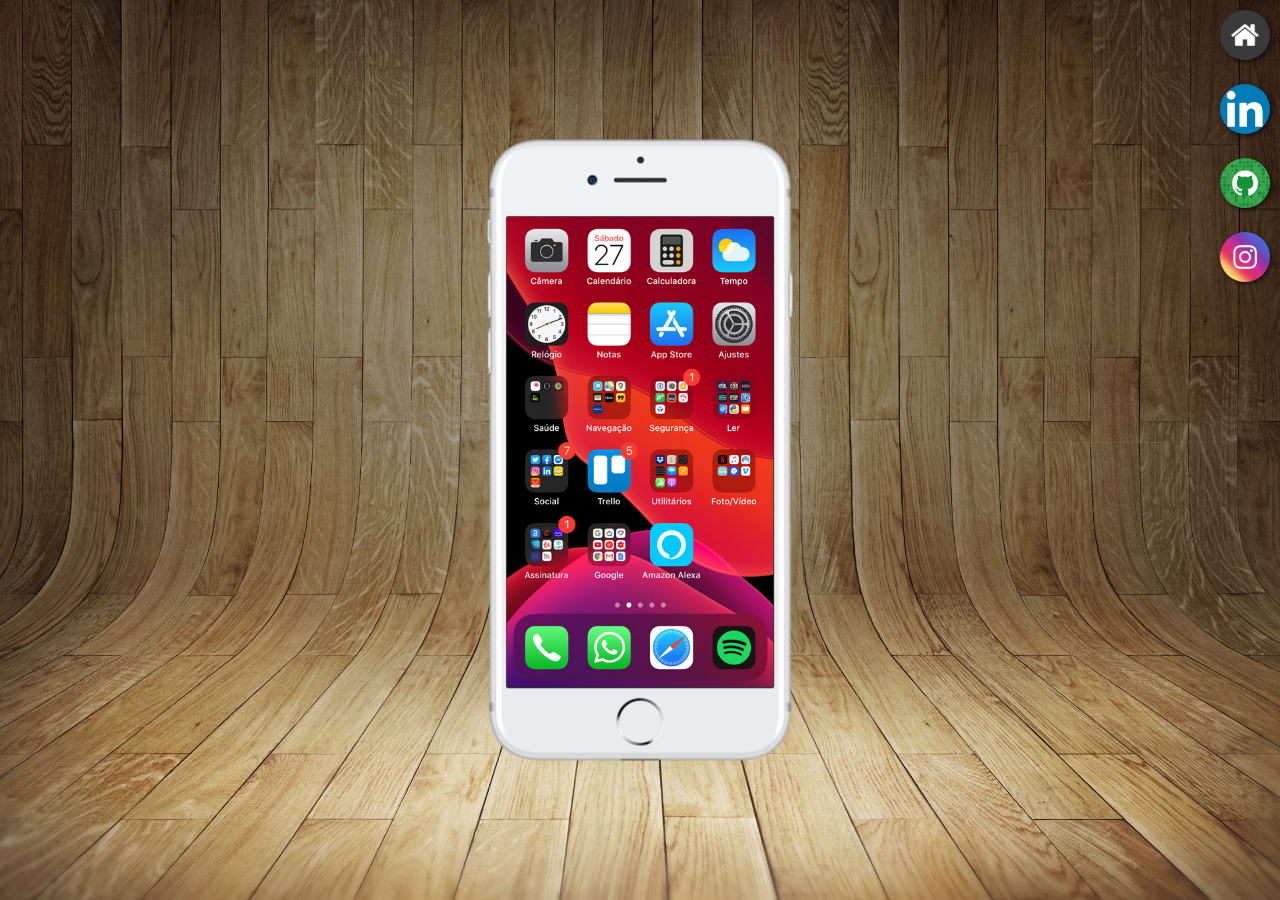
<file: index.html>
<!DOCTYPE html>
<html lang="pt-br">
<head>
    <meta charset="UTF-8">
    <meta http-equiv="X-UA-Compatible" content="IE=edge">
    <meta name="viewport" content="width=device-width, initial-scale=1.0">
    <link rel="shortcut icon" href="favicon.ico" type="image/x-icon">
    <link rel="stylesheet" href="estilos/style.css">
    <title>Projeto Redes Sociais</title>
</head>
<body>
    <main>
        <section id="telefone">
            <iframe src="home.html" name="tela" id="tela" frameborder="0">
                Seu navegador não é compatível para a visualização deste projeto.
            </iframe>
        </section>

        <section id="redes-sociais">
            <a href="home.html" target="tela"><img src="imagens/logo-home.jpg" alt="Home"></a><br>
            <a href="linkedin.html" target="tela"><img src="imagens/logo-linkedin.png" alt="Youtube"></a><br>
            <a href="github.html" target="tela"><img src="imagens/logo-github.jpg" alt="GitHub"></a><br>
            <a href="instagram.html" target="tela"><img src="imagens/logo-instagram.jpg" alt="Instagram"></a><br>
            
        </section>
    </main>
</body>
</html>
</file>
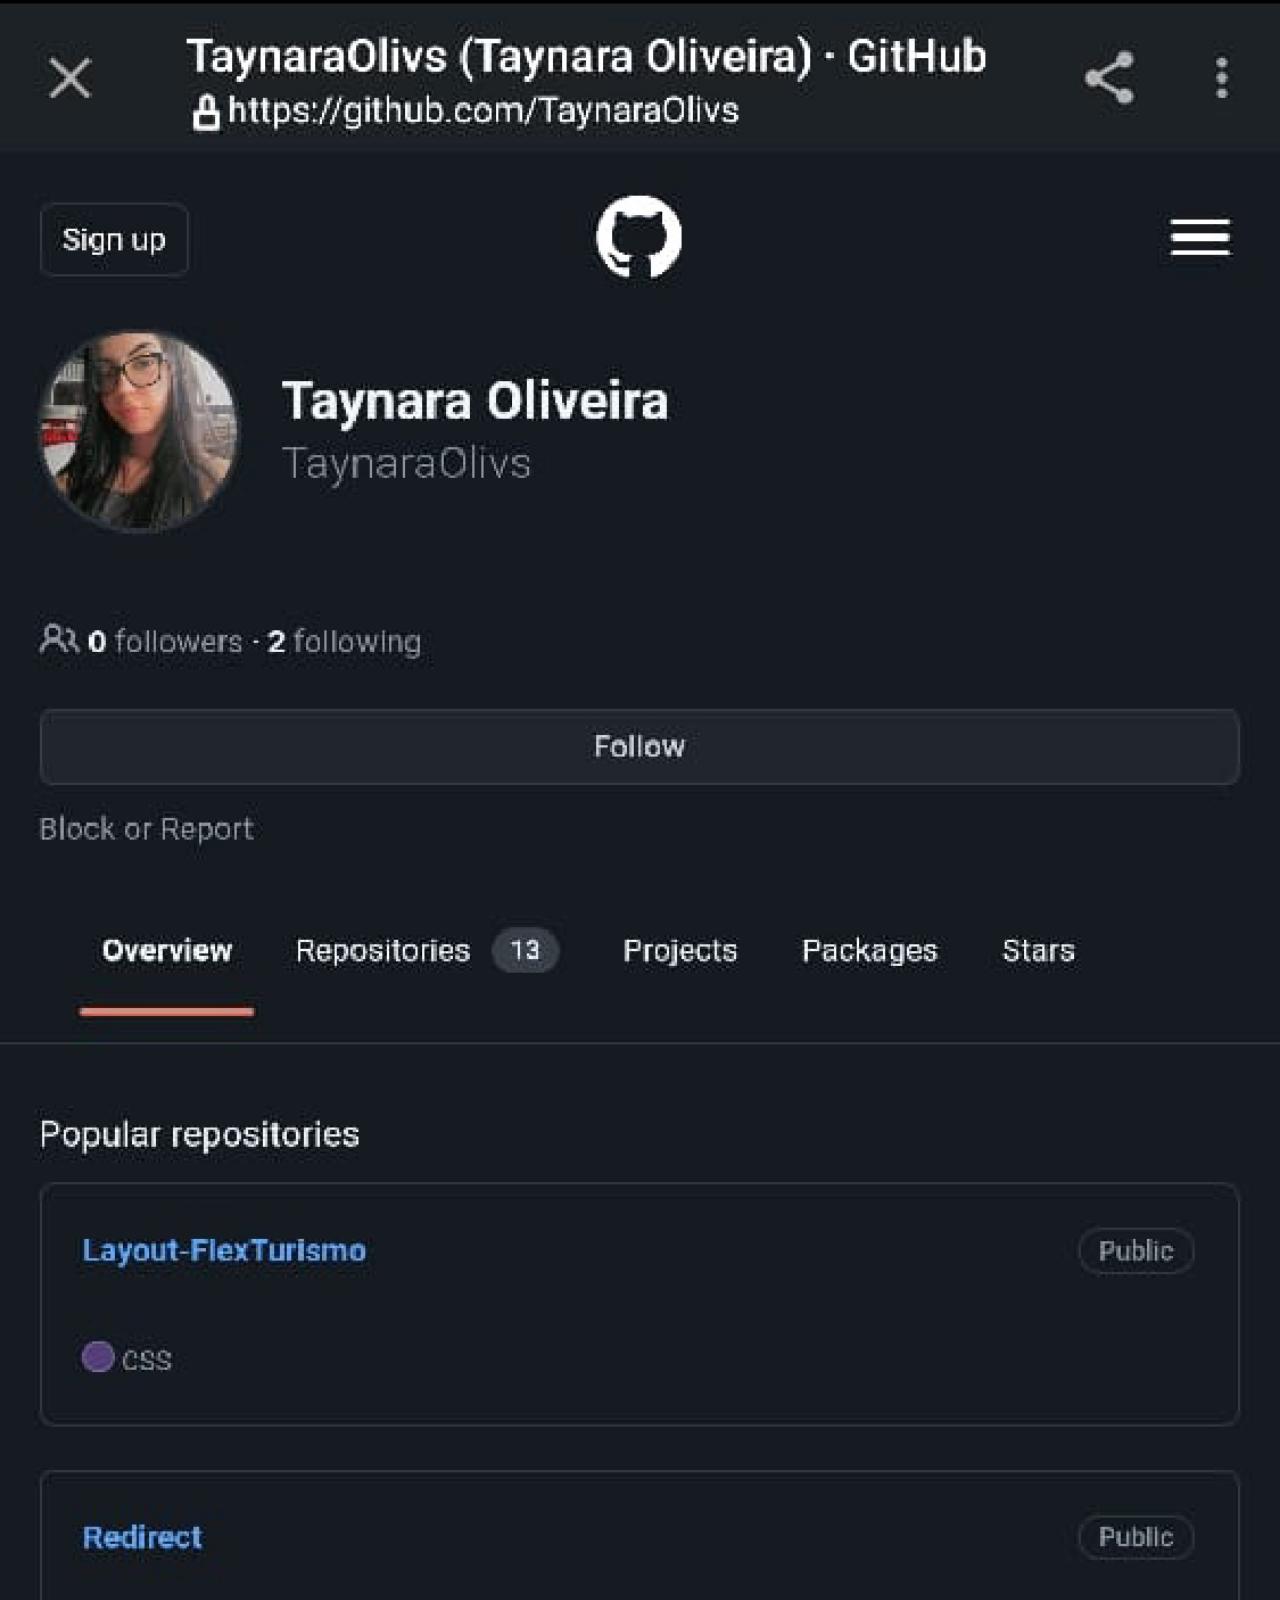
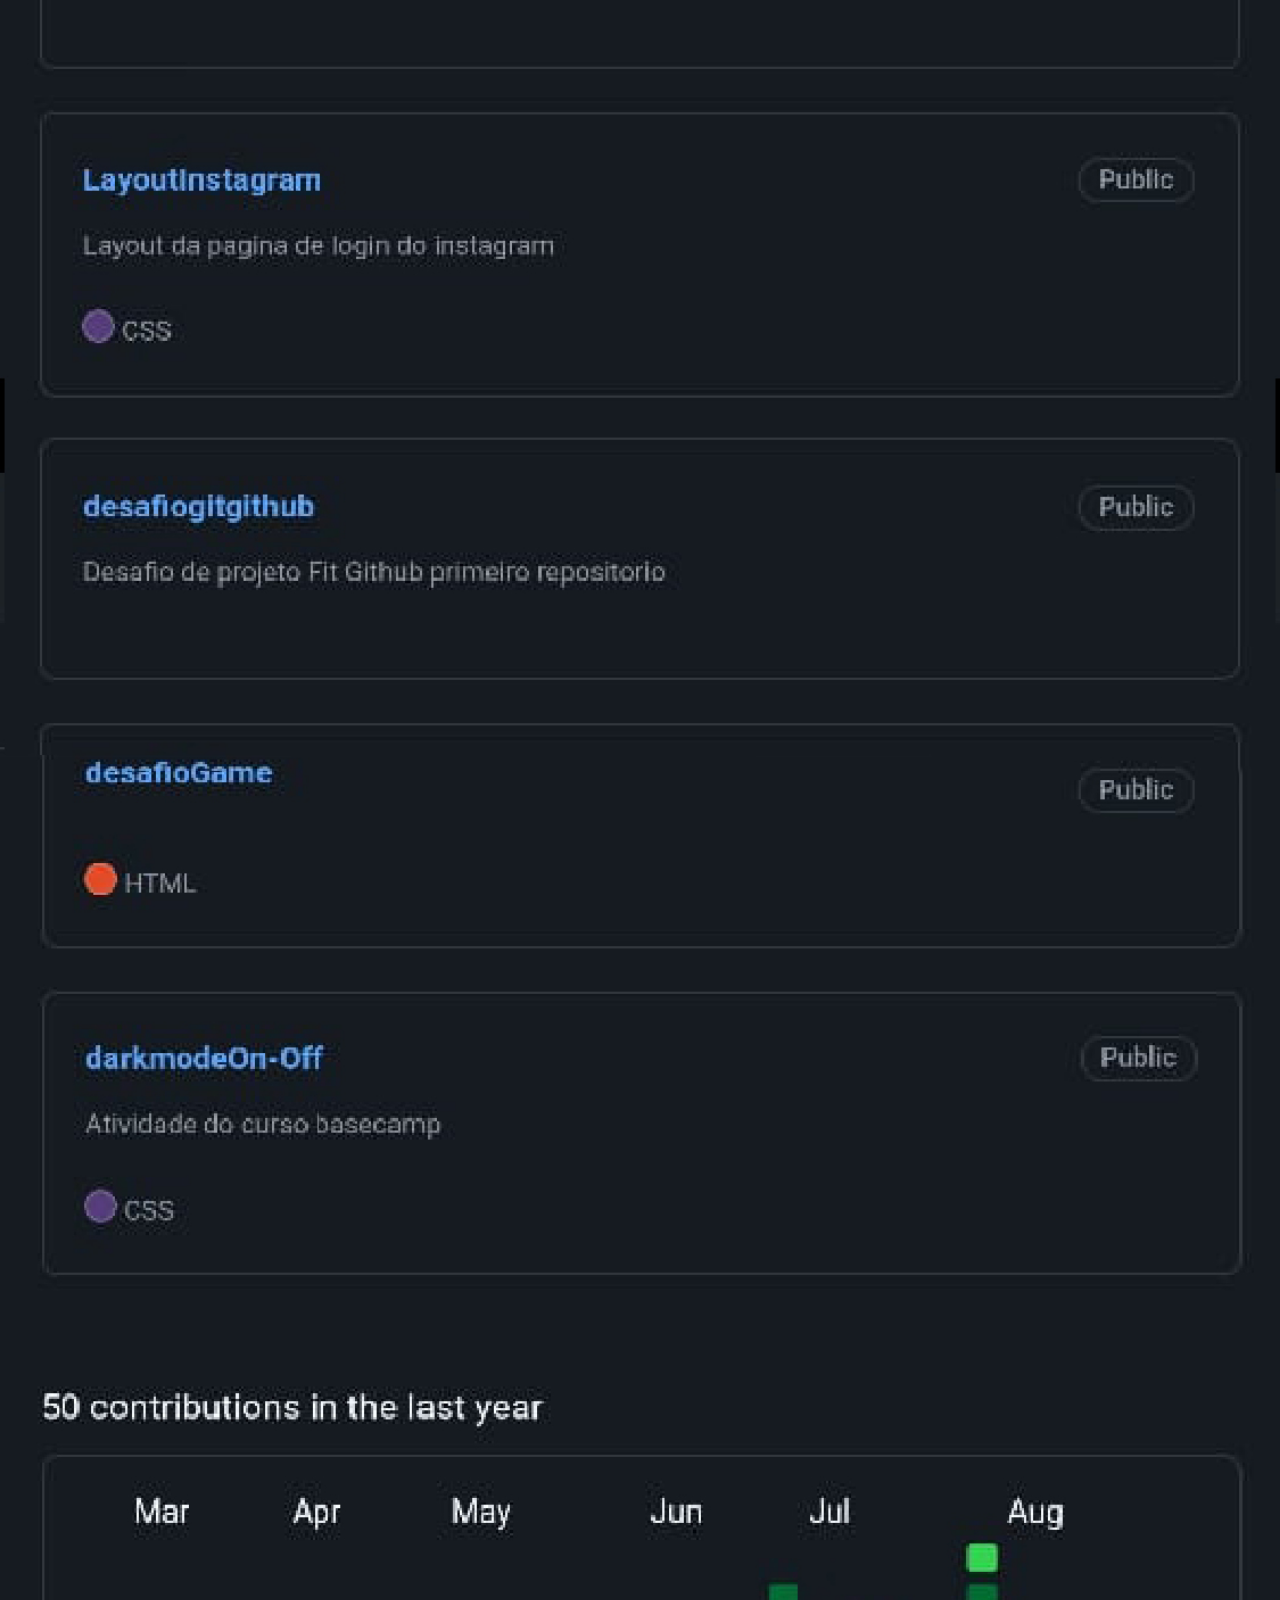
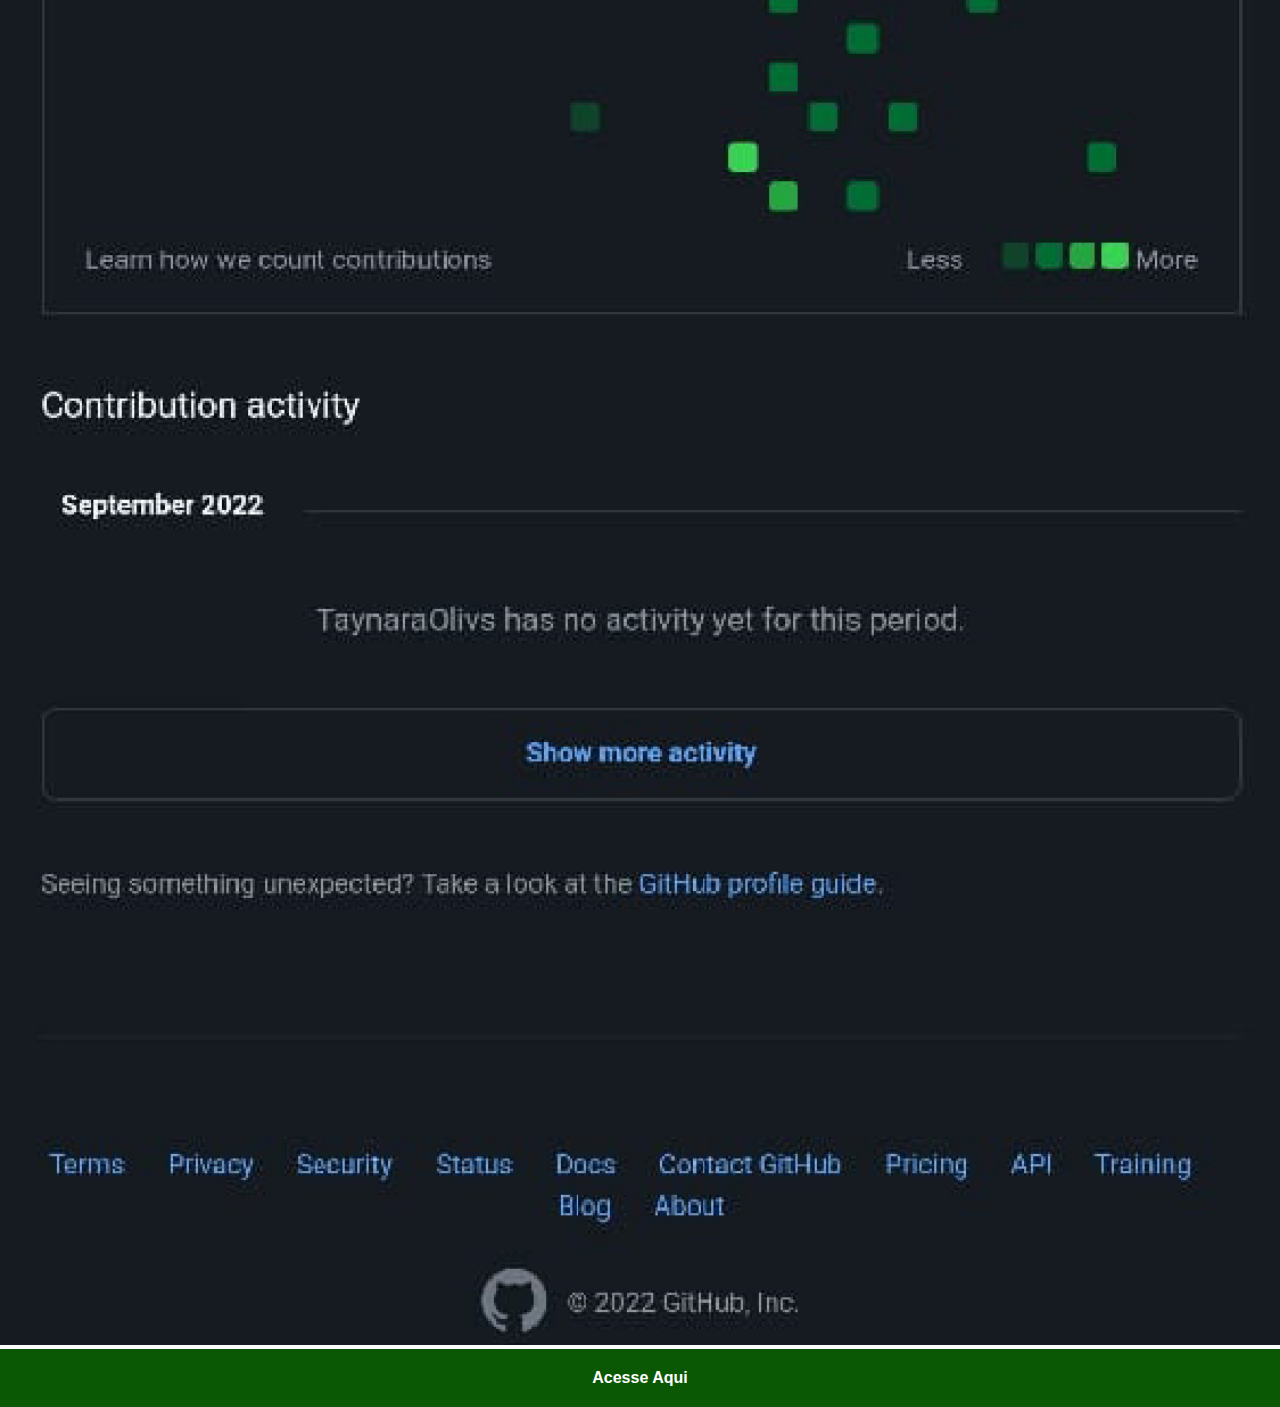
<file: github.html>
<!DOCTYPE html>
<html lang="pt-br">
<head>
    <meta charset="UTF-8">
    <meta http-equiv="X-UA-Compatible" content="IE=edge">
    <meta name="viewport" content="width=device-width, initial-scale=1.0">
    <link rel="stylesheet" href="estilos/social.css">
    <title>GitHub</title>
    <style>
        a {
    display: block;
    background-color: rgb(10, 87, 4);
    color: white;
    padding: 20px;
    text-align: center;
    font-weight: bolder;
    text-decoration: none;
}
a:hover {
    background-color: rgb(69, 158, 51);
}
    </style>
</head>
<body>
    <img src="imagens/tela-github.jpg" alt="Github"><a href="https://github.com/TaynaraOlivs" target="_blank">Acesse Aqui</a>
</body>
</html>
</file>
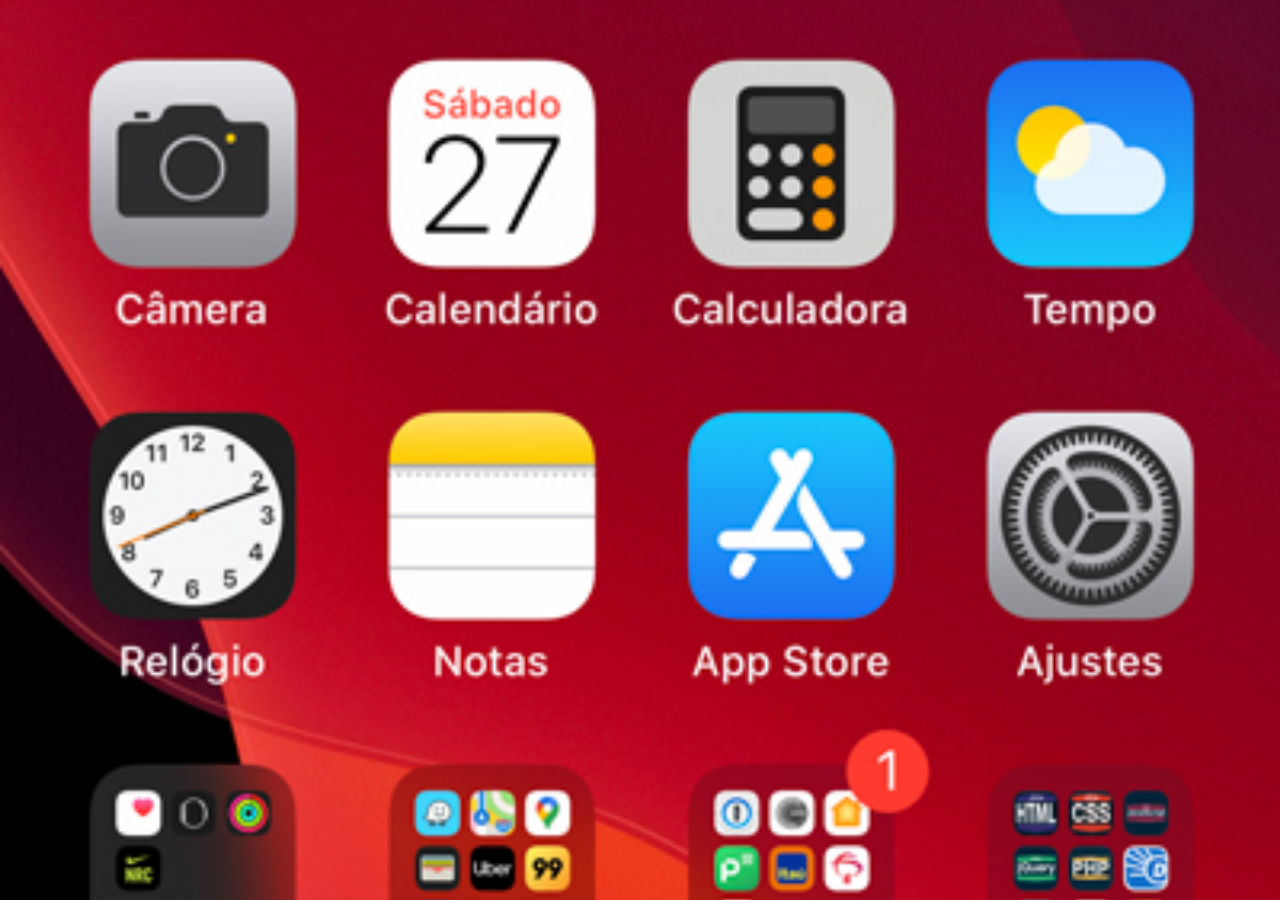
<file: home.html>
<!DOCTYPE html>
<html lang="pt-br">
<head>
    <meta charset="UTF-8">
    <meta http-equiv="X-UA-Compatible" content="IE=edge">
    <meta name="viewport" content="width=device-width, initial-scale=1.0">
    <title>Home</title>
</head>
<style>

    * {
        margin: 0px;
        padding: 0px;
    }

    body{
        width: 100vw;
        height: 100vh;
        background: black url('imagens/tela-home.jpg') no-repeat top center;
        background-size: cover;
    }
</style>
<body>
    
</body>
</html>
</file>
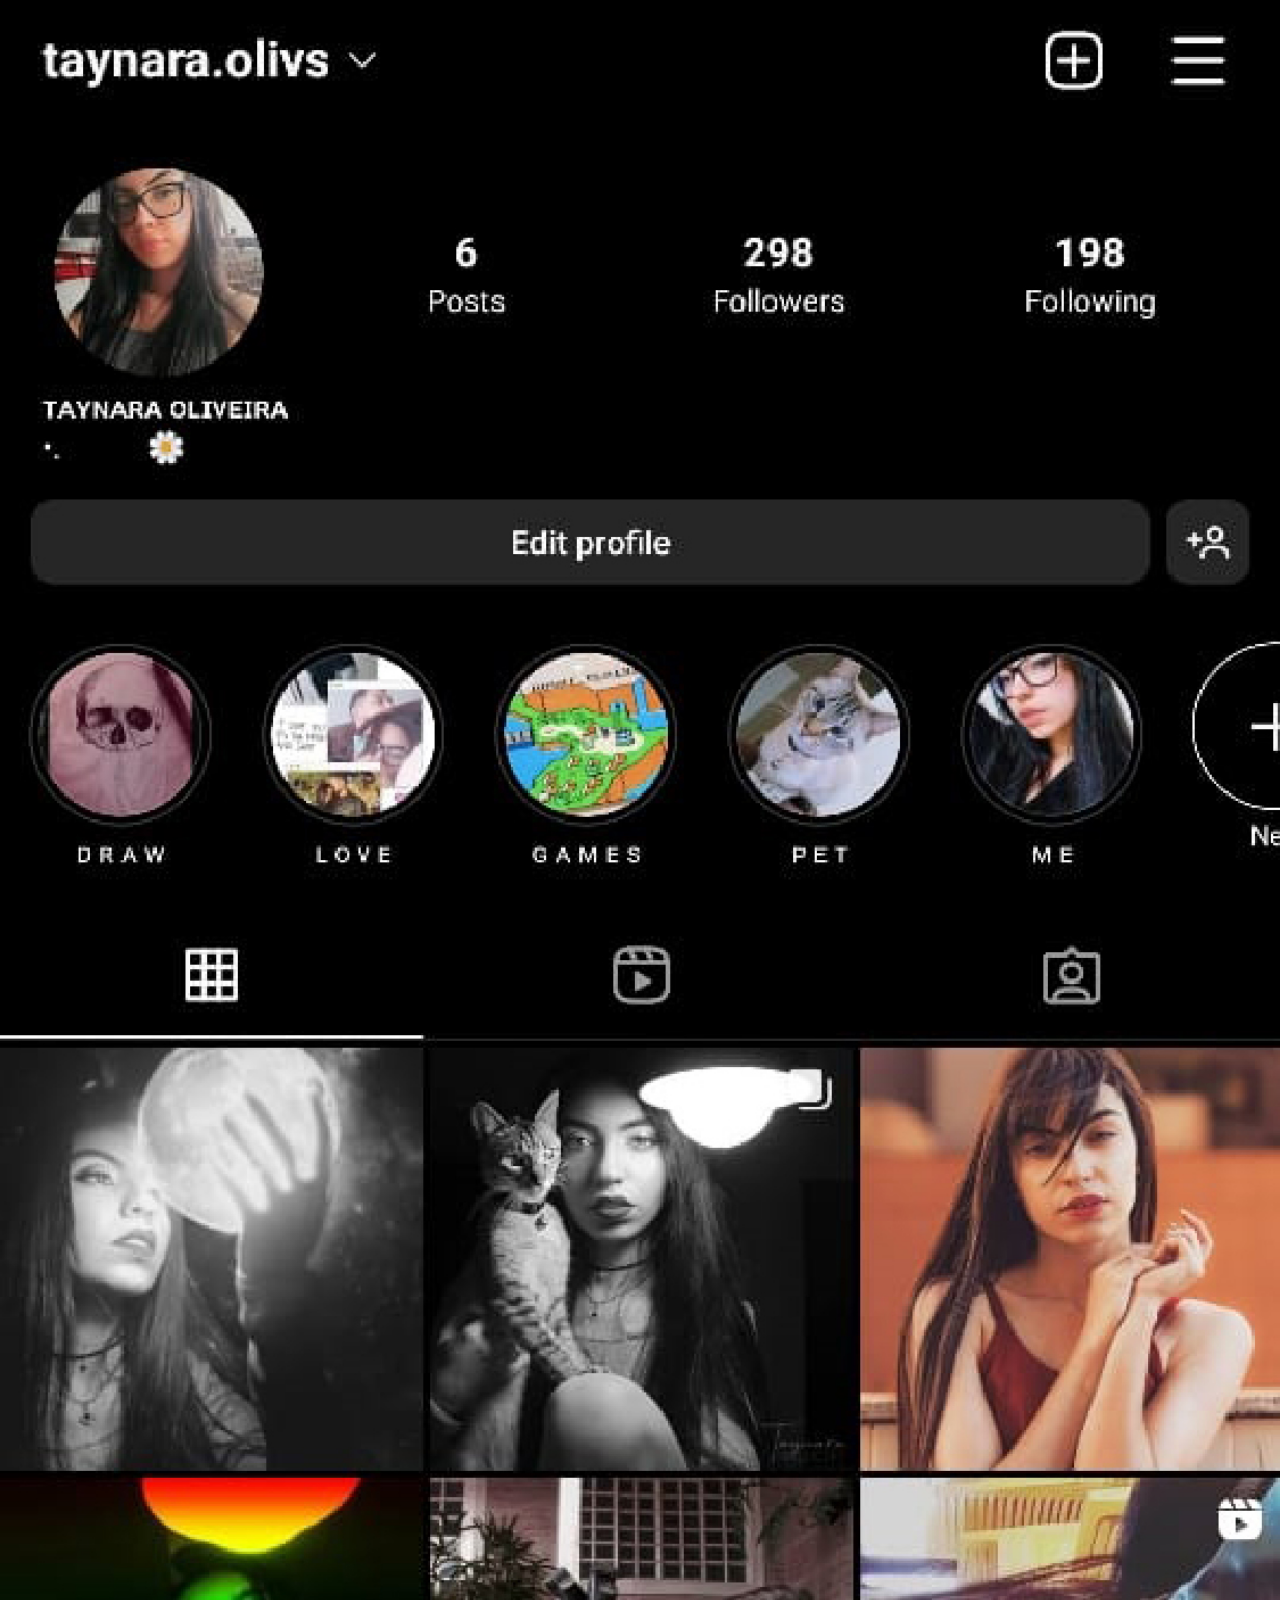
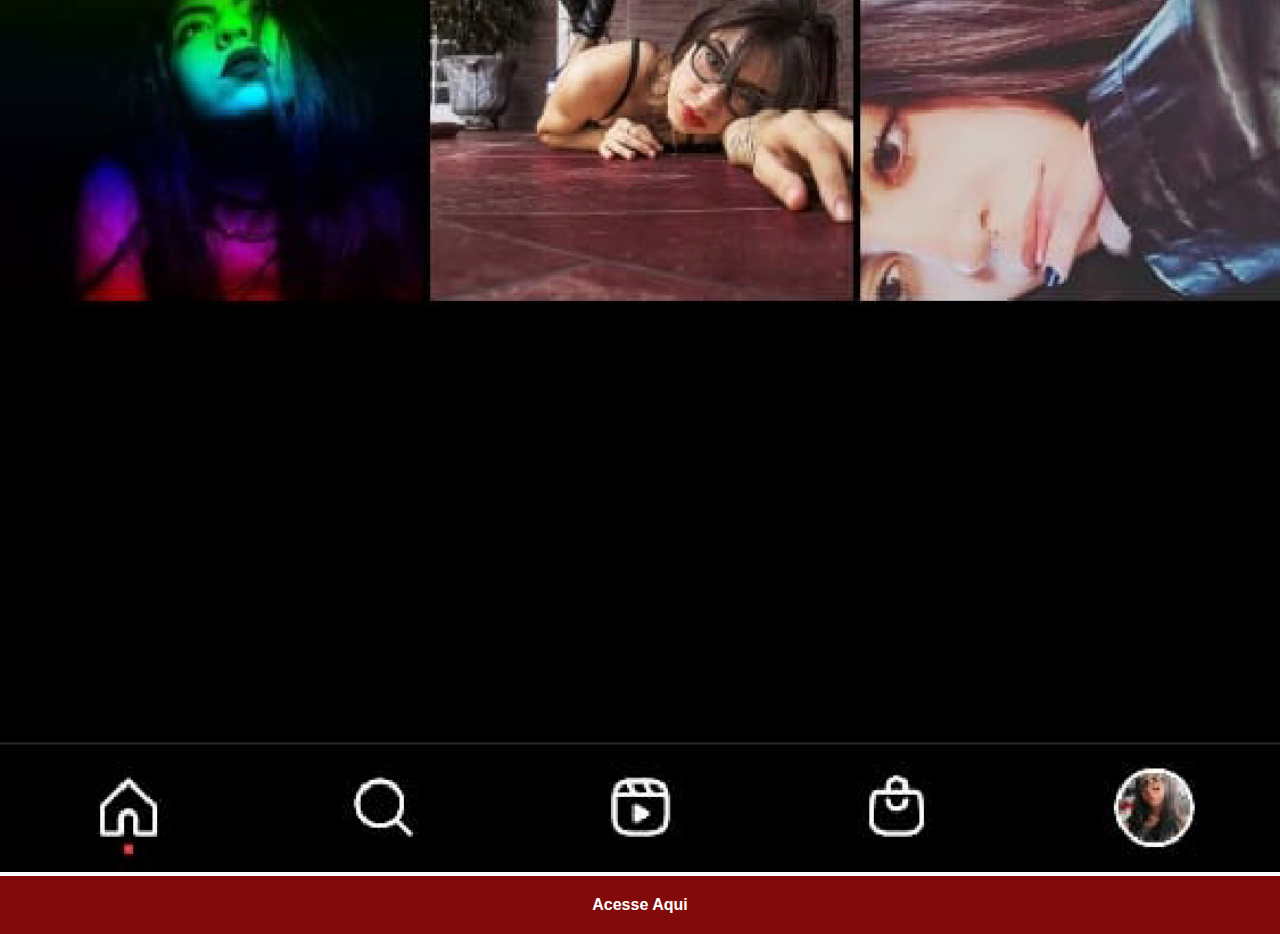
<file: instagram.html>
<!DOCTYPE html>
<html lang="pt-br">
<head>
    <meta charset="UTF-8">
    <meta http-equiv="X-UA-Compatible" content="IE=edge">
    <meta name="viewport" content="width=device-width, initial-scale=1.0">
    <link rel="stylesheet" href="estilos/social.css">
    <title>Instagram</title>
    <style>
        a {
    display: block;
    background-color: rgb(131, 10, 10);
    color: white;
    padding: 20px;
    text-align: center;
    font-weight: bolder;
    text-decoration: none;
}
a:hover {
    background-color: rgb(189, 45, 45);
}
    </style>
</head>
<body>
    <img src="imagens/tela-instagram.jpg" alt="Instagram"><a href="https://www.instagram.com/taynara.olivs/" target="_blank">Acesse Aqui</a>
</body>
</html>
</file>
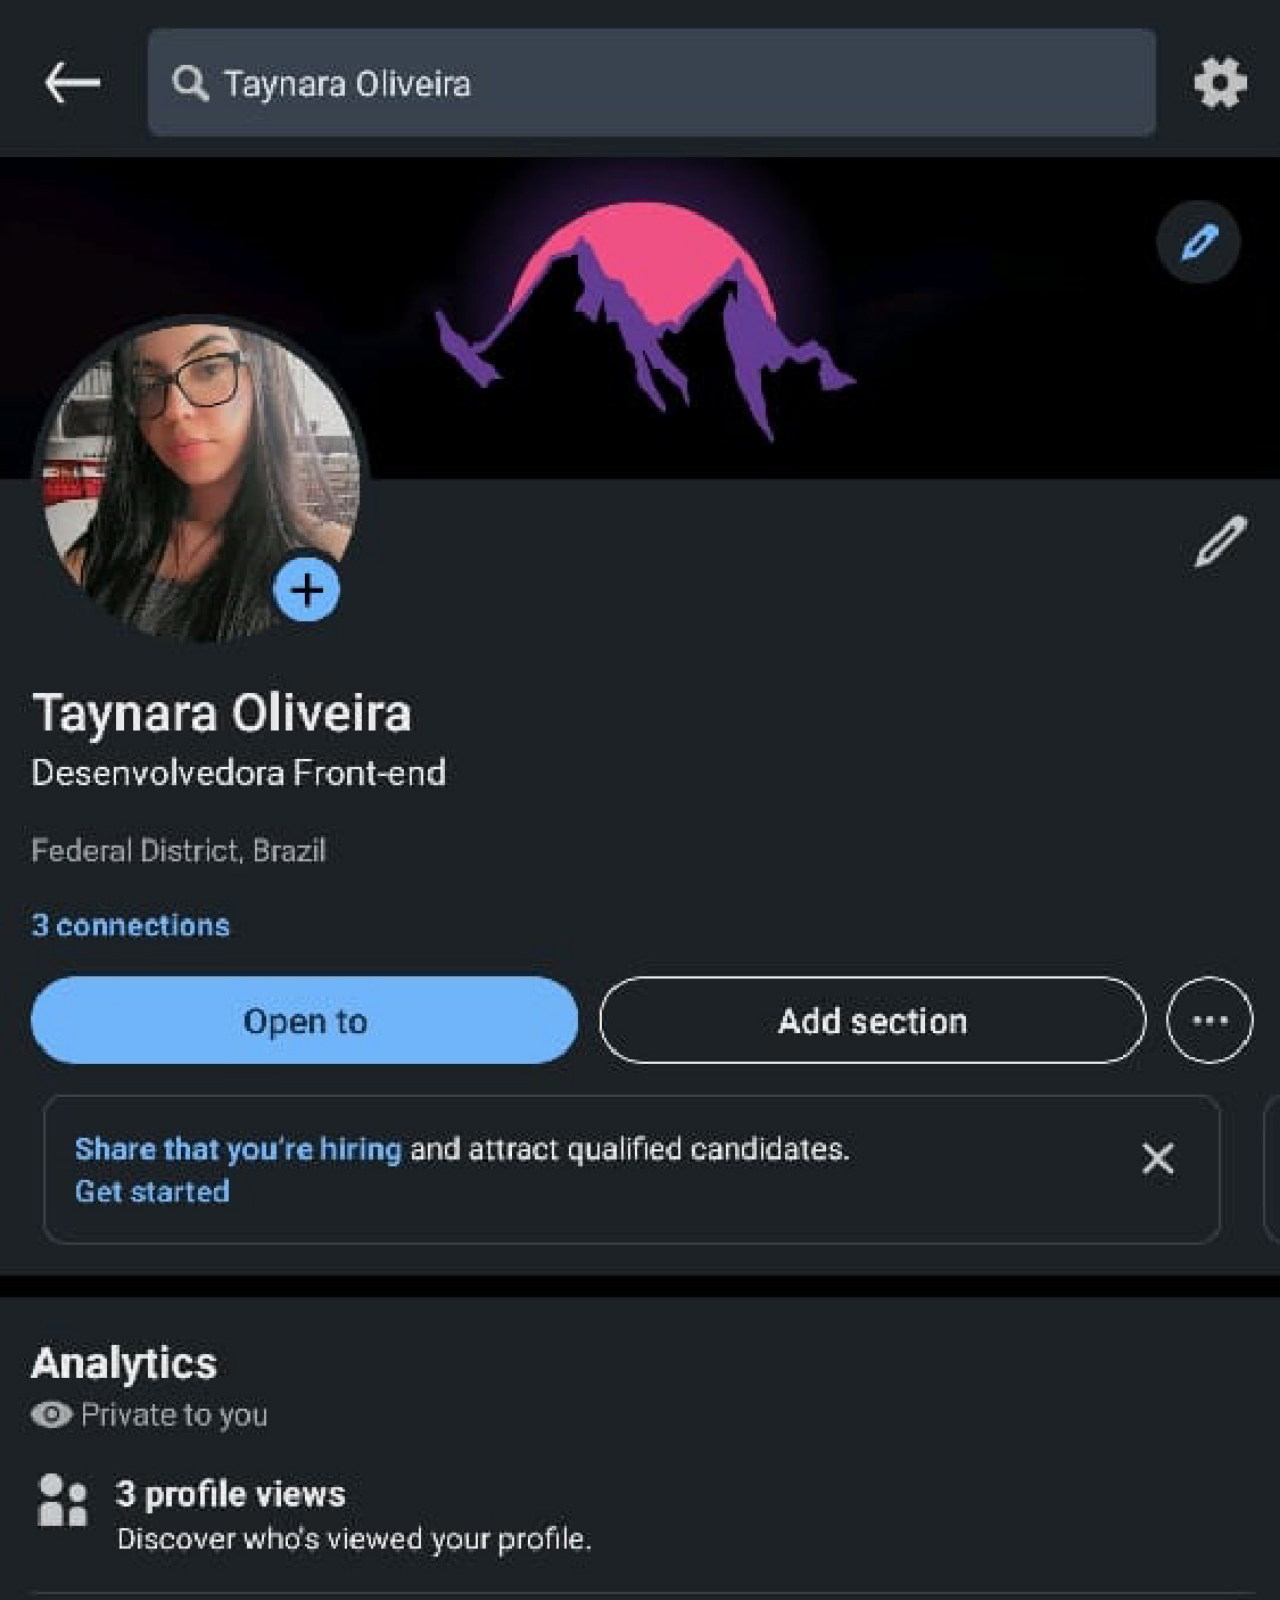
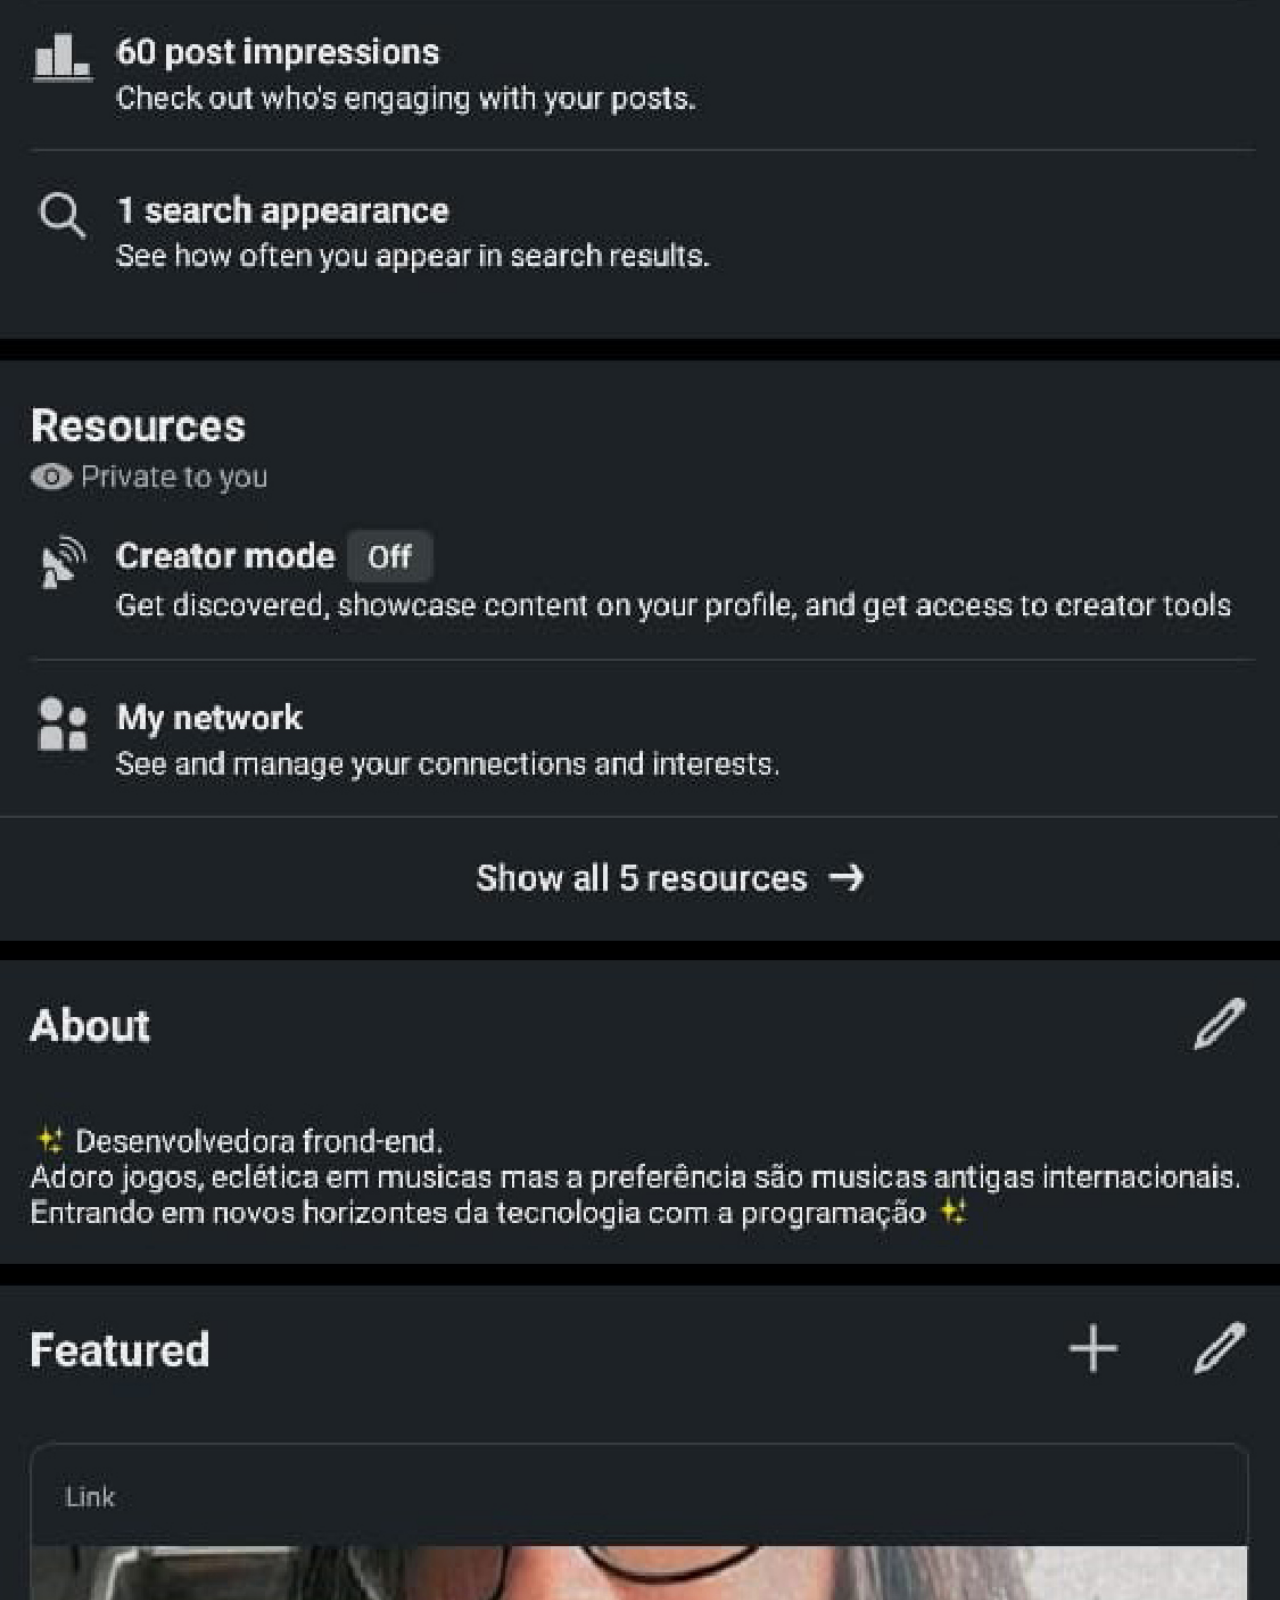
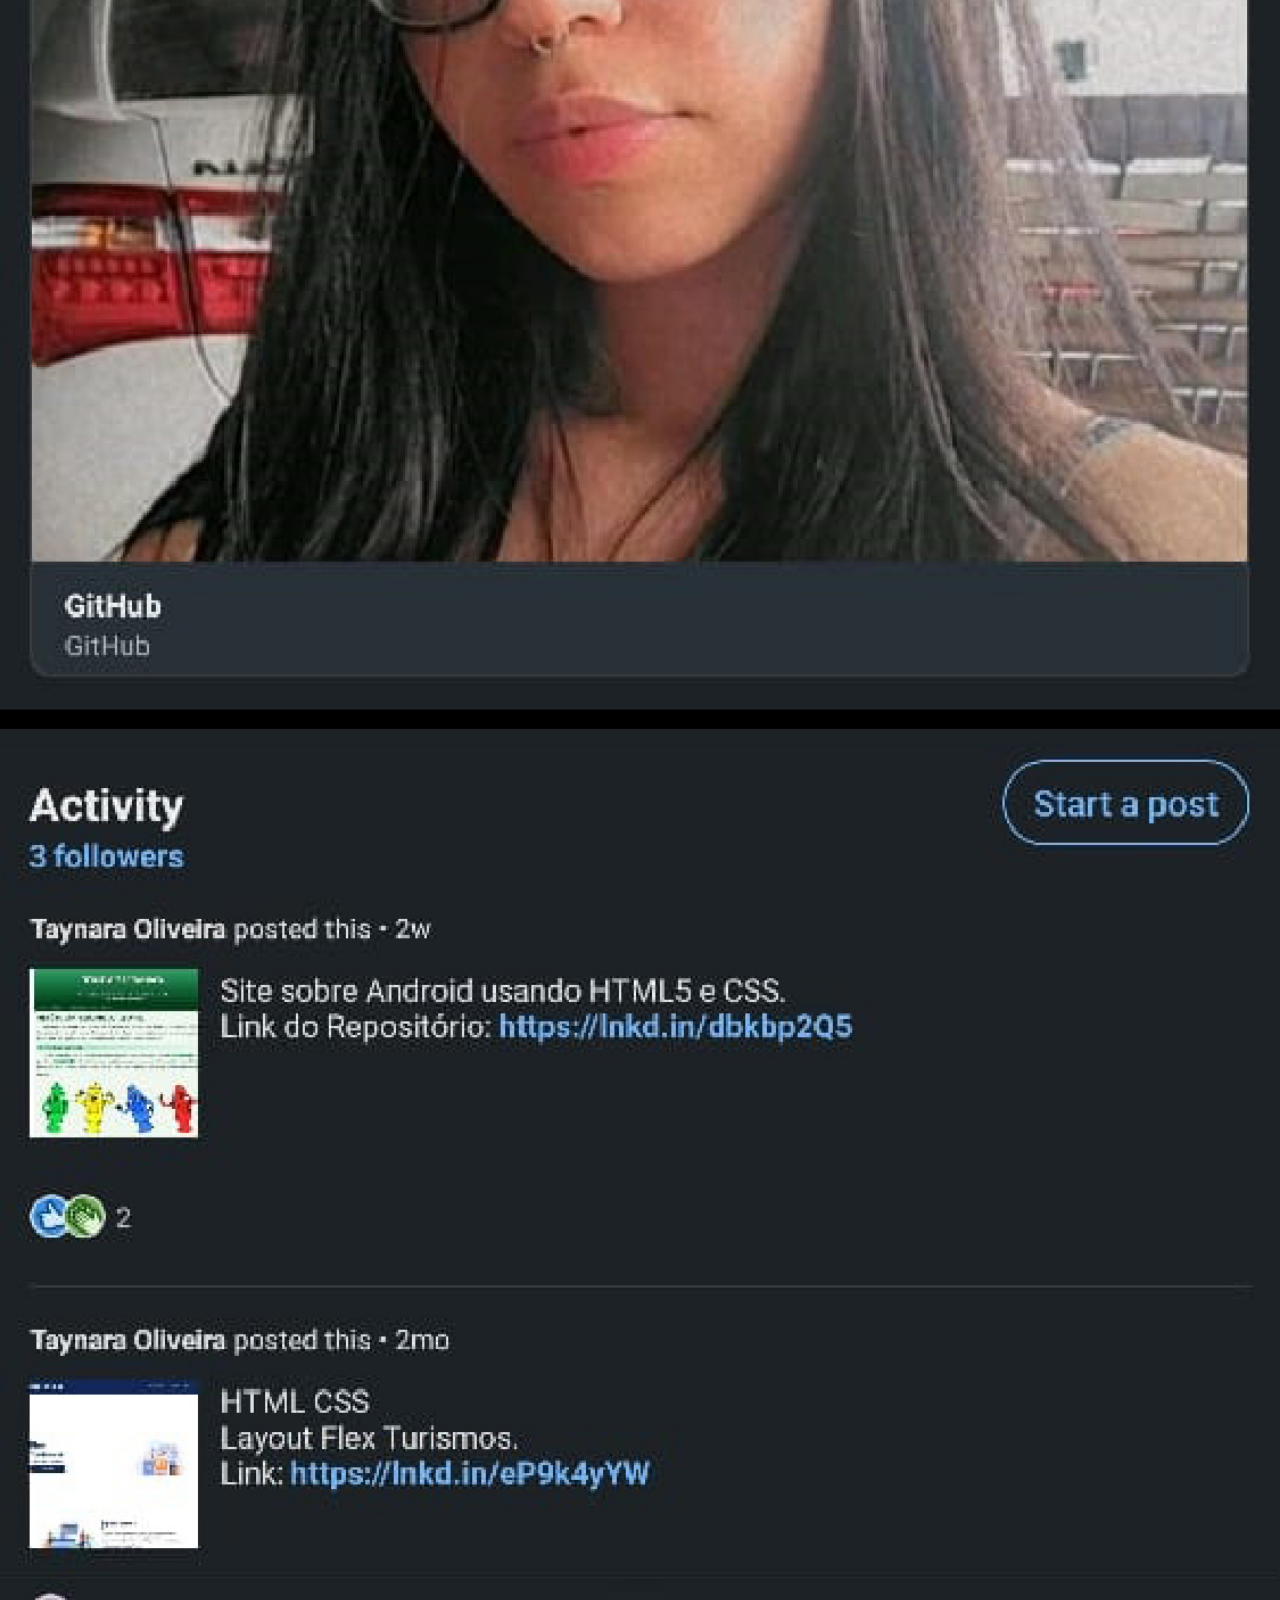
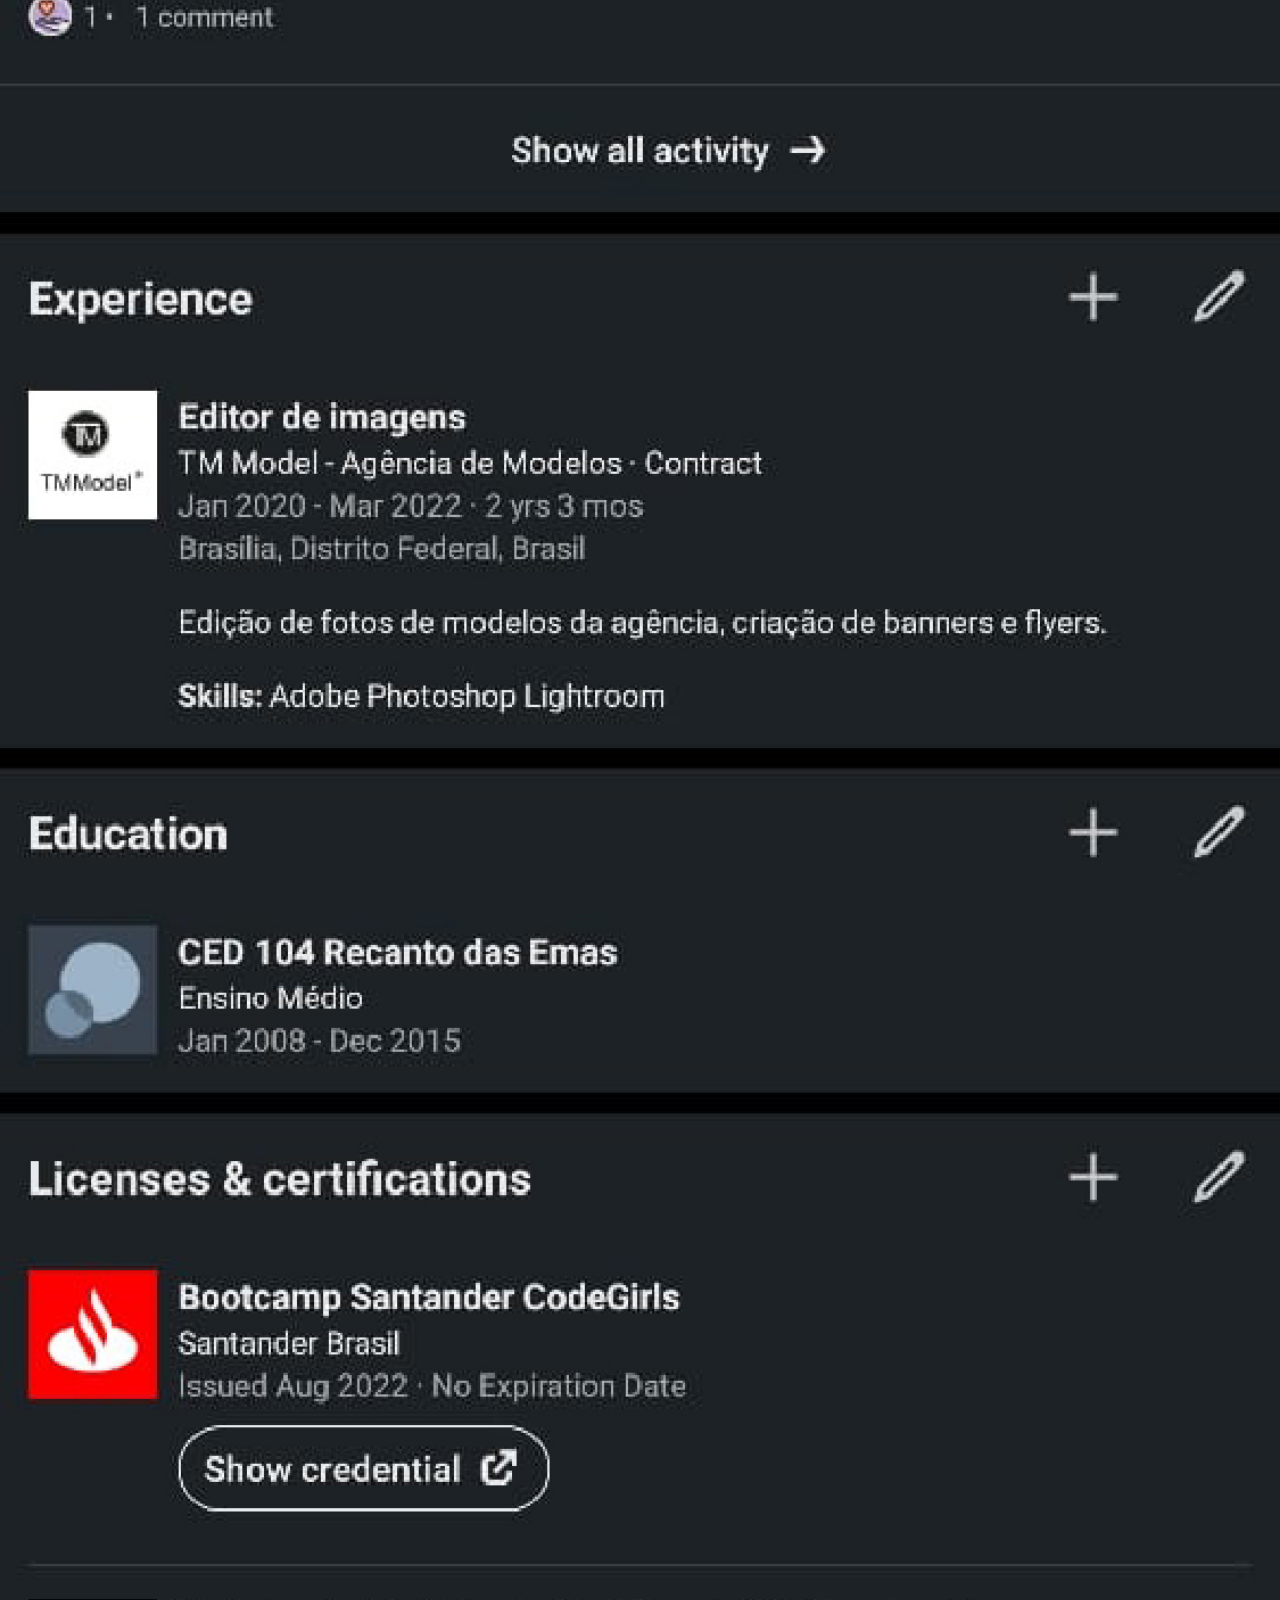
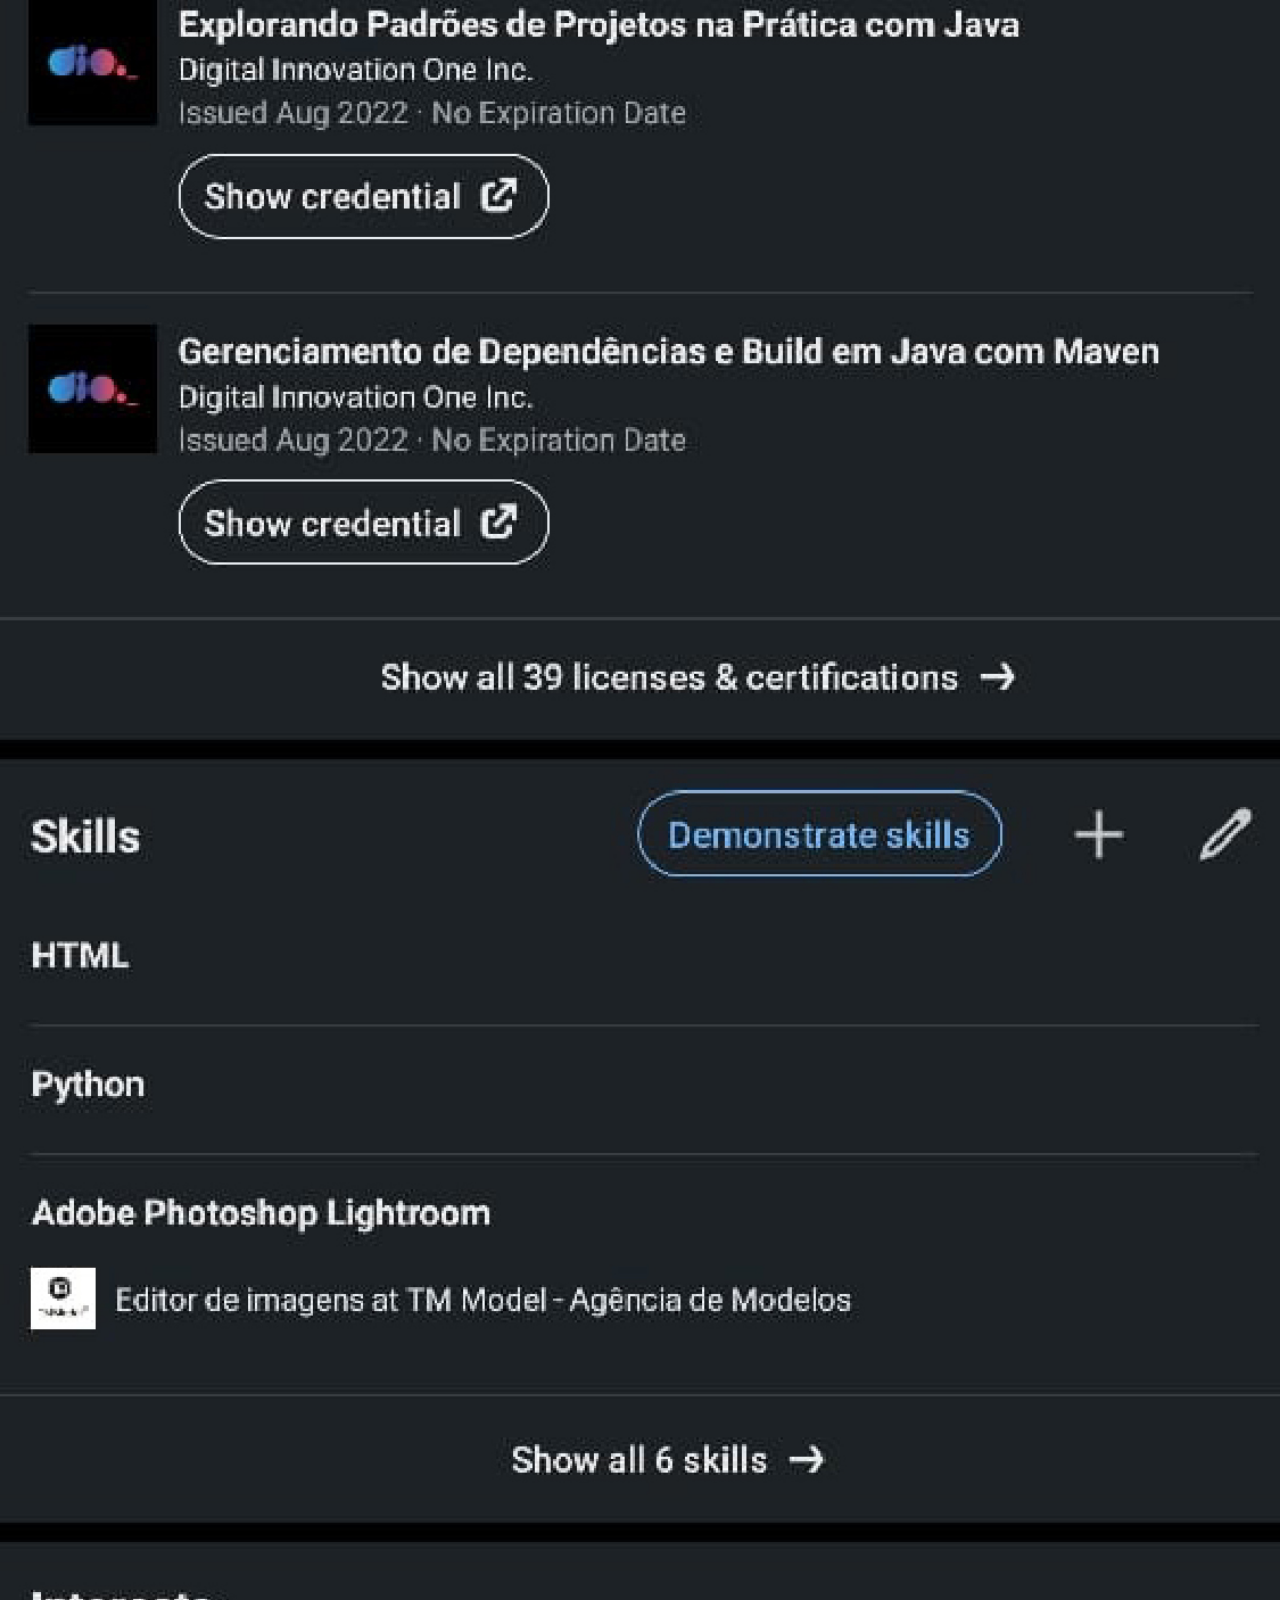
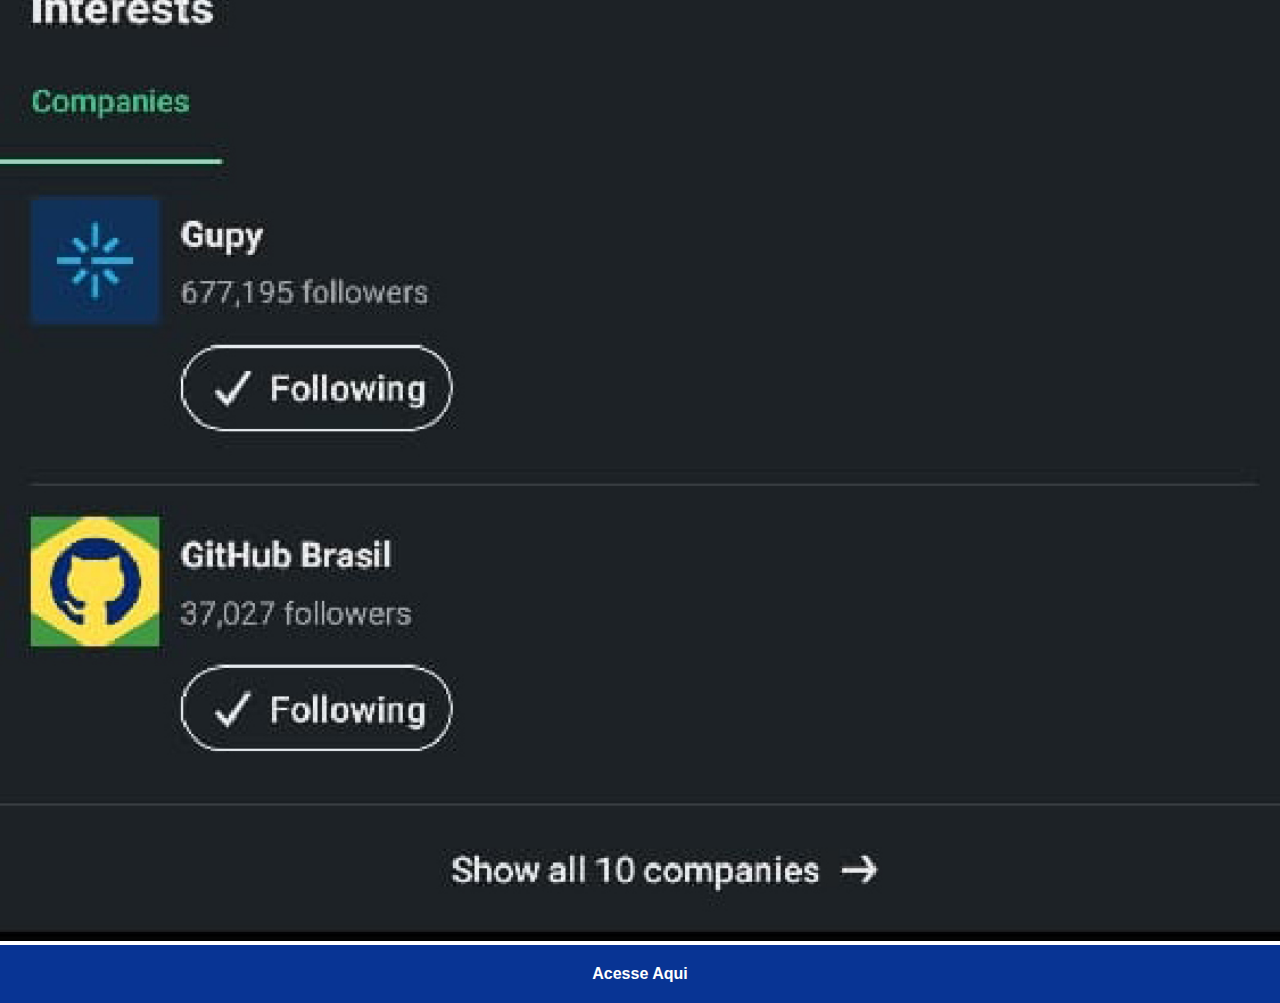
<file: linkedin.html>
<!DOCTYPE html>
<html lang="pt-br">
<head>
    <meta charset="UTF-8">
    <meta http-equiv="X-UA-Compatible" content="IE=edge">
    <meta name="viewport" content="width=device-width, initial-scale=1.0">
    <link rel="stylesheet" href="estilos/social.css">
    <title>LinkedIn</title>
    <style>
        a {
    display: block;
    background-color: rgb(8, 52, 148);
    color: white;
    padding: 20px;
    text-align: center;
    font-weight: bolder;
    text-decoration: none;
}
a:hover {
    background-color: rgb(54, 88, 161);
}
    </style>
    
</head>
<body>
    <img src="imagens/tela-linkedin.jpg" alt="LinkedIn">
    <a href="https://www.linkedin.com/in/taynara-oliveira-485a16192/" target="_blank">Acesse Aqui</a>
</body>
</html>
</file>
<file: estilos/style.css>
@charset "UTF-8";

* {
    margin: 0px;
    padding: 0px;
    font-family: Arial, Helvetica, sans-serif;
}

html, body {
    height: 100vh;
    width: 100vw;
    background-color: black;
}

body {
    background: url('../imagens/fundo-madeira.jpg') no-repeat top center;
    background-size: cover;
    background-attachment: fixed;
}

main {
    height: 100vh;
    position: relative;
    
}

#telefone {
    height: 627px;
    width: 311px;
    position: absolute;
    top: 50%;
    left: 50%;
    transform: translate(-50%, -50%);
    background: url('../imagens/frame-iphone.png') no-repeat;
}

#tela {
    position: relative;
    top: 80px;
    left: 22px;
    width: 267px;
    height: 471px;
}

#redes-sociais {
    text-align: right;
}

#redes-sociais img {
    width: 50px;
    margin: 10px;
    border-radius: 50%;
    box-shadow: 2px 2px 5px rgba(0, 0, 0, 0.616);
    box-sizing: border-box;
}

#redes-sociais img:hover {
    border: 2px solid rgba(255, 255, 255, 0.562);
    transform: translate(-3px, -3px);
    box-shadow: 5px 5px 10px rgba(0, 0, 0, 0.726);
    transition: transform .5s, border 1s;
}
</file>
<file: estilos/social.css>
@charset "UTF-8";

* {
    margin: 0px;
    padding: 0px;
    font-family: Arial, Helvetica, sans-serif;
}

::-webkit-scrollbar {
    width: 0px;
    height: 0px;
}

img {
    width: 100vw;
}
</file>
